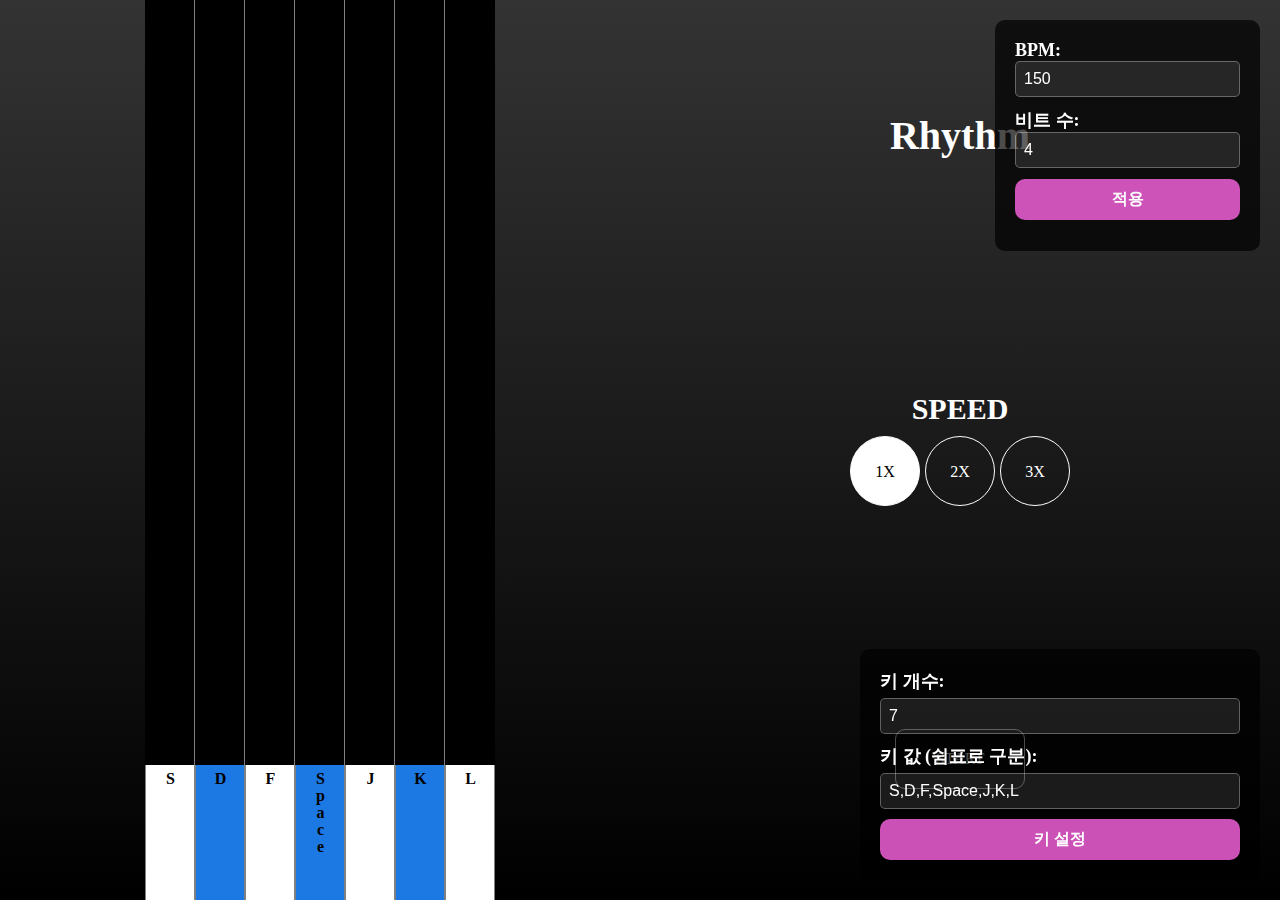
<file: rhythm_1112/index.html>
<!DOCTYPE html>
<html lang="en">
  <head>
    <meta charset="UTF-8" />
    <meta name="viewport" content="width=device-width, initial-scale=1.0" />
    <meta http-equiv="X-UA-Compatible" content="ie=edge" />
    <link rel="stylesheet" href="css/styles.css" />
    <title>Game</title>
  </head>

  <body>    
    <audio class="song" src="media/metronome_sound.mp3"></audio>

    <main>
      <div class="game">
        <div class="hit">
          <div class="hit__combo"></div>
          <div class="hit__accuracy"></div>
        </div>

        <div class="track-container"></div>

        <div class="key-container" id="key-container">
        </div>
      </div>

      <div class="menu">
        <div>
          <h1>Rhythm</h1>
        </div>

        <div class="menu__config">
          <div class="config__speed">
            <h2>Speed</h2>
            <div>
              <a class="btn btn--small btn--selected" href="#">1x</a>
              <a class="btn btn--small" href="#">2x</a>
              <a class="btn btn--small" href="#">3x</a>
            </div>
          </div>
        </div>

        <div class="menu_start">
          <a class="btn btn--primary btn--start" href="#">Start</a>
        </div>
      </div>

      <div class="summary">
        <div class="summary__timer"></div>
        <div class="summary__result">
          <h2 class="result__heading">Clear</h2>
          <div class="result__accuracy perfect">
            <p class="accuracy__heading">Perfect</p>
            <span>:</span>
            <p class="accuracy__count perfect__count"></p>
          </div>
          <div class="result__accuracy good">
            <p class="accuracy__heading">Good</p>
            <span>:</span>
            <p class="accuracy__count good__count"></p>
          </div>
          <div class="result__accuracy bad">
            <p class="accuracy__heading">Bad</p>
            <span>:</span>
            <p class="accuracy__count bad__count"></p>
          </div>
          <div class="result__accuracy miss">
            <p class="accuracy__heading">Miss</p>
            <span>:</span>
            <p class="accuracy__count miss__count"></p>
          </div>
          <div class="result__accuracy combo">
            <p class="accuracy__heading">Max Combo</p>
            <span>:</span>
            <p class="accuracy__count combo__count"></p>
          </div>
          <div class="result__accuracy score">
            <p class="accuracy__heading">Score</p>
            <span>:</span>
            <p class="accuracy__count score__count"></p>
          </div>
        </div>
      </div>

      <div class="settings-container">
        <div>
          <label for="numKeys">키 개수:</label>
          <input type="number" id="numKeys" min="1" max="16" value="7">
        </div>
    
        <div>
          <label for="keyValues">키 값 (쉼표로 구분):</label>
          <input type="text" id="keyValues" placeholder="예: S,D,F,Space,J,K,L" value="S,D,F,Space,J,K,L">
        </div>
    
        <div>
          <button id="setKeys">키 설정</button>
        </div>
      </div>

      <div class="metronomeControls">
        <label for="bpm">BPM:</label>
        <input type="number" id="bpm" min="0" step="1" value="150">
        <br>
        
        <label for="bit">비트 수:</label>
        <input type="number" id="bit" min="1" value="4">
        <br>
    
        <button id="setRhythm">적용</button>
        <br>
      </div>
    </main>
    
    <script src="scripts/song.js"></script>
    <script src="scripts/script.js"></script>
  </body>
</html>
</file>
<file: rhythm_1112/css/styles.css>
* {
  padding: 0;
  margin: 0;
  box-sizing: border-box;
}

:root {
  --background: linear-gradient(to top, rgba(0, 0, 0, 1), rgba(0, 0, 0, .8));
  --perfect-color: rgba(255, 101, 229, .8);
  --good-color: rgba(82, 236, 51, .8);
  --bad-color: rgba(207, 53, 53, .8);
  --miss-color: rgba(199, 184, 184, .8);
  --maxcombo-color: rgba(0, 110, 255, .8);
  --score-color: rgba(240, 202, 36, .8);
  /* --hit-effect: linear-gradient(to bottom, rgba(255, 255, 255, .5), rgba(255, 255, 255, .3)); */
  --hit-color: rgba(255, 255, 255, .8);
  --key-white: rgba(255, 255, 255, 1);
  --key-blue: rgba(28, 121, 228, 1);
  --keypress-white: linear-gradient(to top, rgba(255, 255, 255, .6), rgba(255, 255, 255, 0));
  --keypress-blue: linear-gradient(to top, rgba(28, 121, 228, .6), rgba(28, 121, 228, 0));
}

html {
  font-size: 62.5%;
}

body {
  font-family: "Playball";
  background: var(--background);
  overflow: hidden;
}

main {
  height: 100vh;
  width: 100vw;
  display: flex;
}

h2 {
  padding: 1rem;
  text-transform: uppercase;
}

.game {
  position: relative;
  display: flex;
  flex: 0 0 calc(100% / 2);
  flex-direction: column;
  max-width: 35rem;
  margin: 0 auto;
  position: relative;
  z-index: 1;
}

.hit {
  position: absolute;
  width: 50%;
  height: 20%;
  top: 50%;
  left: 50%;
  text-align: center;
  transform: translate(-50%, -50%);
  z-index: 1;
}

.hit__combo {
  width: 100%;
  height: 50%;
  font-size: 7rem;
  color: rgba(255, 199, 126, .8);
  z-index: 1;
}

.hit__accuracy {
  position: absolute;
  width: 100%;
  height: 50%;
  font-size: 4rem;
  z-index: 1;
}

.hit__accuracy--perfect {
  color: var(--perfect-color);
  opacity: 0;
  animation: fade 1s;
}

.hit__accuracy--good {
  color: var(--good-color);
  opacity: 0;
  animation: fade 1s;
}

.hit__accuracy--bad {
  color: var(--bad-color);
  opacity: 0;
  animation: fade 1s;
}

.hit__accuracy--miss {
  color: var(--miss-color);
  opacity: 0;
  animation: fade 1s;
}

.track-container {
  display: flex;
  flex: 1 0 auto;
}

.track {
  position: relative;
  flex: 0 0 calc(100% / 7);
  background: black;
}

.track:not(:last-child) {
  border-right: 1px solid grey;
  background: black;
}

.key-container {
  display: flex;
  flex: 0 0 15%;
}

.key {
  flex: 0 0 calc(100% / 7);
  border-left: 1px solid grey;
  border-right: 1px solid grey;
  text-align: center;
  position: relative;
  font-size: 1.6rem;
}

.key--white {
  background: var(--key-white);
}

.key--blue {
  background: var(--key-blue);
}

.key span {
  font-weight: bold;
  writing-mode: vertical-lr;
  text-orientation: upright;
  padding-top: .5rem;
}

.note {
  position: absolute;
  width: 100%;
  height: 1.5rem;
  top: -1.5rem;
}

.keypress {
  position: absolute;
  width: 100%;
  height: 100%;
  top: -100%;
  display: none;
}

.key__hit {
  position: absolute;
  width: 2rem;
  height: 2rem;
  top: 0;
  left: 50%;
  transform: translate(-50%, -50%);
  transform-origin: 0 0;
  background: var(--hit-color);
  opacity: 0;
  border-radius: 50%;
  animation: scaleFade 1s;
}

.key__hit:after {
  content: "";
  position: absolute;
  top: 50%;
  left: 50%;
  transform: translate(-50%, -50%);
  border: 2px solid var(--hit-color);
  width: 100%;
  height: 100%;
  border-radius: 50%;
  animation: scaleBorder 1s;
}

.keypress--white {
  background-image: var(--keypress-white);
}

.keypress--blue {
  background-image: var(--keypress-blue);
}

.menu {
  opacity: 1;
  display: flex;
  flex-direction: column;
  flex: 0 0 calc(100% / 2);
  font-size: 2rem;
  color: white;
  text-align: center;
  justify-content: space-around;
  transition: all 1s;
}

.menu__config {
  display: flex;
  justify-content: space-around;
}

.heart {
  color: rgb(255, 59, 59);
}

.author {
  text-decoration: underline;
  color: white;
}

.btn:link,
.btn:visited {
  display: inline-block;
  border: 1px solid white;
  font-size: 1.6rem;
  text-transform: uppercase;
  text-decoration: none;
  transition: all .2s;
  color: white;
  margin: 0 auto;
  transition: all .2s;
}

.btn:hover,
.btn:active {
  background: white;
  color: black;
}

.btn--small {
  width: 7rem;
  height: 7rem;
  border-radius: 50%;
  line-height: 7rem;
  vertical-align: center;
}

.btn--primary {
  border-radius: 1rem;
  padding: 2rem 4rem;
}

.config__speed .btn--selected {
  background: white;
  color: black;
}

.summary {
  position: absolute;
  width: 50%;
  height: 100%;
  left: 50%;
  color: white;
  text-align: center;
  z-index: -100;
}

.summary__timer {
  position: absolute;
  top: 50%;
  left: 50%;
  transform: translate(-50%, -50%);
  width: 100%;
  font-size: 6rem;
  opacity: 0;
  transition: all 1s;
}

.summary__result {
  position: absolute;
  top: 40%;
  left: 50%;
  width: 80%;
  transform: translate(-50%, -50%);
  display: flex;
  flex-direction: column;
  justify-content: space-around;
  opacity: 0;
  transition: all 2s;
}

.result__heading {
  font-size: 5rem;
  padding: 2rem;
}

.result__accuracy {
  display: flex;
  font-size: 3rem;
  padding: 1rem;
}

.accuracy__heading {
  flex: 0 0 45%;
  text-align: left;
}

.accuracy__count {
  flex: 0 0 45%;
  text-align: right;
}

.perfect {
  color: var(--perfect-color);
}

.good {
  color: var(--good-color);
}

.bad {
  color: var(--bad-color);
}

.miss {
  color: var(--miss-color);
}

.combo {
  color: var(--maxcombo-color);
}

.score {
  color: var(--score-color);
}

@keyframes moveDown {
  0% { top: -1.5rem; }
  98% { top: 100%; opacity: 1; }
  100% { top: 105%; opacity: 0; }
}

@keyframes moveDownFade {
  0% { top: -1.5rem; }
  60% { opacity: 1; }
  80% { opacity: 0; }
  98% { top: 100%; opacity: 0; }
  100% { top: 105%; opacity: 0; }
}

@keyframes fade {
  10% { opacity: 1; }
  100% { opacity: 0; }
}

@keyframes scaleFade {
  0% {
    opacity: 1;
  }

  100% {
    opacity: 0;
    width: 4rem;
    height: 4rem;
  }
}

@keyframes scaleBorder {
  100% {
    width: 10rem;
    height: 10rem;
    border: 2px solid transparent;
  }
}
.metronomeControls {
  display: flex;
  flex-direction: column;
  padding: 2rem;
  background: rgba(0, 0, 0, 0.7); /* 배경에 반투명 검정색 */
  border-radius: 1rem; /* 둥근 모서리 */
  position: fixed; /* 고정 위치 */
  right: 2rem; /* 화면 오른쪽으로부터 2rem 거리 */
  top: 2rem; /* 화면 하단으로부터 2rem 거리 */
  margin: 0; /* 상단, 좌측 여백 제거 */
}

.metronomeControls > div {
  display: flex;
  flex-direction: column;
}

.settings-container {
  display: flex;
  flex-direction: column;
  gap: 1rem; /* 요소 간 간격 */
  padding: 2rem;
  background: rgba(0, 0, 0, 0.7); /* 배경에 반투명 검정색 */
  border-radius: 1rem; /* 둥근 모서리 */
  width: 80%; /* 전체 화면 대비 적당한 너비 */
  max-width: 40rem; /* 최대 너비 제한 */
  position: fixed; /* 고정 위치 */
  right: 2rem; /* 화면 오른쪽으로부터 2rem 거리 */
  bottom: 2rem; /* 화면 하단으로부터 2rem 거리 */
  margin: 0; /* 상단, 좌측 여백 제거 */
}

.settings-container {
  display: flex;
  flex-direction: column;
  gap: 1rem; /* 요소 간 간격 */
  padding: 2rem;
  background: rgba(0, 0, 0, 0.7); /* 배경에 반투명 검정색 */
  border-radius: 1rem; /* 둥근 모서리 */
  width: 80%; /* 전체 화면 대비 적당한 너비 */
  max-width: 40rem; /* 최대 너비 제한 */
  position: fixed; /* 고정 위치 */
  right: 2rem; /* 화면 오른쪽으로부터 2rem 거리 */
  bottom: 2rem; /* 화면 하단으로부터 2rem 거리 */
  margin: 0; /* 상단, 좌측 여백 제거 */
}

.settings-container > div {
  display: flex;
  flex-direction: column;
  gap: 0.5rem;
}

label {
  font-size: 1.8rem;
  color: white;
  font-weight: bold;
  text-transform: uppercase;
}

input[type="number"],
input[type="text"] {
  padding: 0.8rem;
  font-size: 1.6rem;
  background-color: rgba(255, 255, 255, 0.1); /* 배경색 */
  color: white;
  border: 1px solid rgba(255, 255, 255, 0.3);
  border-radius: 0.5rem;
  outline: none;
  transition: border-color 0.3s;
}

input[type="number"]:focus,
input[type="text"]:focus {
  border-color: var(--perfect-color); /* 포커스 시 하이라이트 색상 */
}

button {
  padding: 1rem 2rem;
  font-size: 1.6rem;
  background-color: var(--perfect-color); /* 버튼 색상 */
  color: white;
  border: none;
  border-radius: 1rem;
  cursor: pointer;
  transition: background-color 0.3s;
  text-transform: uppercase;
  font-weight: bold;
}

button:hover,
button:active {
  background-color: rgba(255, 101, 229, 1); /* 버튼에 호버 효과 */
}
</file>
